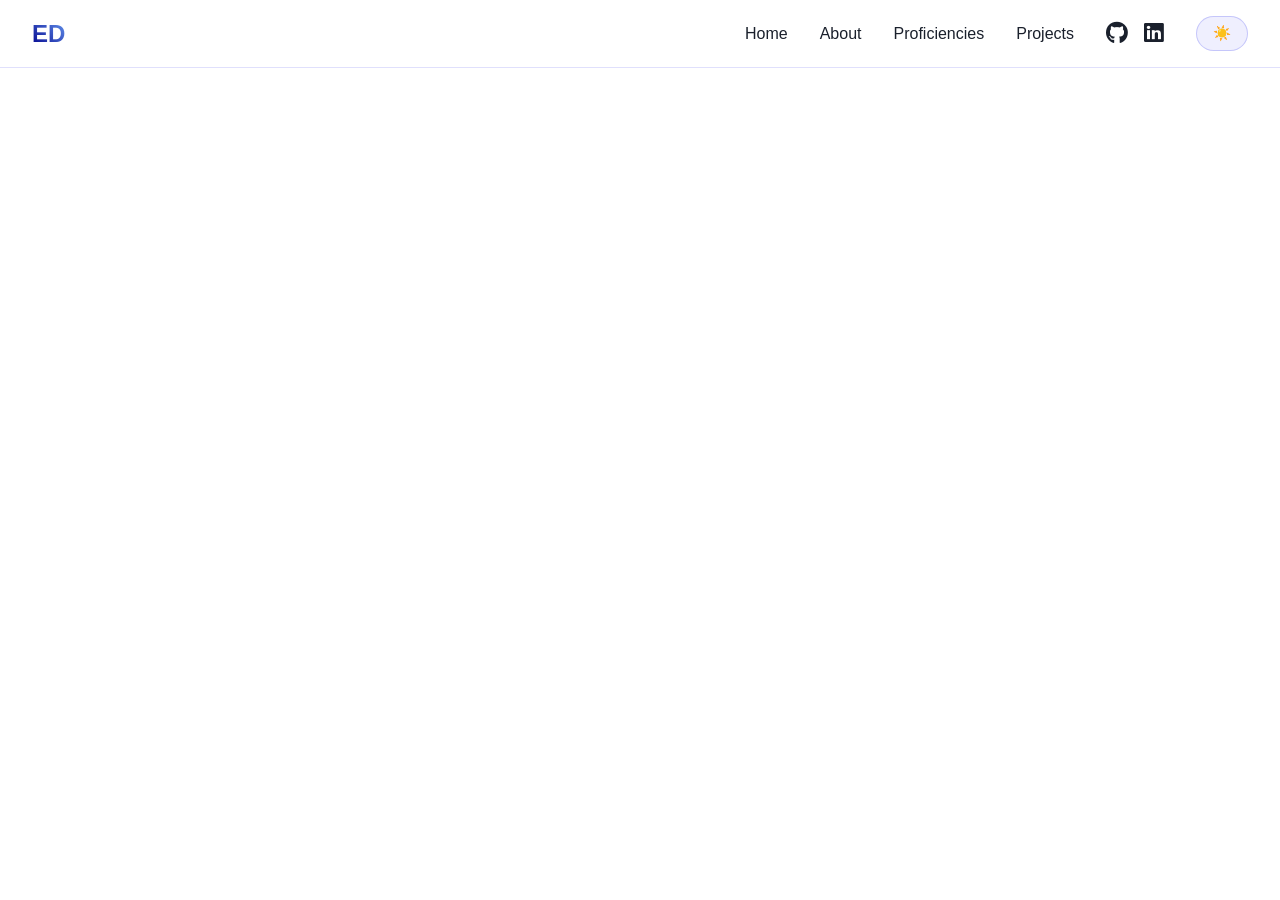
<file: project-detail.html>
<!DOCTYPE html>
<html lang="en">
<head>
    <meta charset="UTF-8">
    <meta name="viewport" content="width=device-width, initial-scale=1.0">
    <title>Project Details - Eric Dyck</title>
    <link rel="icon" type="image/png" href="Images/Eric Emoji.png">
    <link rel="stylesheet" href="Stylesheet.css">
    <link rel="stylesheet" href="https://cdnjs.cloudflare.com/ajax/libs/font-awesome/6.5.0/css/all.min.css">
</head>
<body>
<nav class="nav">
    <div class="nav-content">
        <div class="logo">ED</div>

        <div class="nav-right">
            <ul class="nav-links">
                <li><a href="index.html#home">Home</a></li>
                <li><a href="index.html#about">About</a></li>
                <li><a href="index.html#skills">Proficiencies</a></li>
                <li><a href="projects.html">Projects</a></li>
            </ul>

            <div class="contact-icons">
                <a href="https://github.com/eDyck77" target="_blank" class="icon github">
                    <i class="fab fa-github"></i>
                </a>
                <a href="https://linkedin.com/in/edyck" target="_blank" class="icon linkedin">
                    <i class="fab fa-linkedin"></i>
                </a>
            </div>

            <button class="theme-toggle" onclick="toggleTheme()">
                <span id="theme-icon">🌙</span>
            </button>
            <button class="mobile-menu-btn">
                ☰
            </button>
        </div>
    </div>
</nav>

<section class="section visible">
    <div class="container" id="detail-content">
    </div>
</section>

<script src="projects-data.js"></script>
<script>
    function initTheme() {
        const savedTheme = localStorage.getItem('theme');
        if (savedTheme) {
            document.body.classList.toggle('light-mode', savedTheme === 'light');
        } else {
            const prefersLight = window.matchMedia('(prefers-color-scheme: light)').matches;
            document.body.classList.toggle('light-mode', prefersLight);
        }
        updateIcon();
    }

    function toggleTheme() {
        document.body.classList.toggle('light-mode');
        localStorage.setItem('theme', document.body.classList.contains('light-mode') ? 'light' : 'dark');
        updateIcon();
    }

    function updateIcon() {
        const icon = document.getElementById('theme-icon');
        if(icon) {
            icon.textContent = document.body.classList.contains('light-mode') ? '☀️' : '🌙';
        }
    }

    // Call this on every page load
    initTheme();
    const params = new URLSearchParams(window.location.search);
    const project = allProjects.find(p => p.id === params.get('id'));

    // Helper to map tags to the same colorful icons used on homepage
    const iconMap = {
        "Xcode": "https://cdn.jsdelivr.net/gh/devicons/devicon/icons/xcode/xcode-original.svg",
        "Android Studio": "https://cdn.jsdelivr.net/gh/devicons/devicon/icons/androidstudio/androidstudio-original.svg",
        "IntelliJ": "https://cdn.jsdelivr.net/gh/devicons/devicon/icons/intellij/intellij-original.svg",
        "PhpStorm": "https://cdn.jsdelivr.net/gh/devicons/devicon/icons/phpstorm/phpstorm-original.svg",
        "C#": "https://cdn.jsdelivr.net/gh/devicons/devicon/icons/csharp/csharp-original.svg",
        "PHP": "https://cdn.jsdelivr.net/gh/devicons/devicon/icons/php/php-original.svg",
        "JavaScript": "https://cdn.jsdelivr.net/gh/devicons/devicon/icons/javascript/javascript-original.svg",
        "Swift": "https://cdn.jsdelivr.net/gh/devicons/devicon/icons/swift/swift-original.svg",
        "TypeScript": "https://cdn.jsdelivr.net/gh/devicons/devicon/icons/typescript/typescript-original.svg",
        "Angular": "https://cdn.jsdelivr.net/gh/devicons/devicon/icons/angularjs/angularjs-original.svg",
        "Kotlin": "https://cdn.jsdelivr.net/gh/devicons/devicon/icons/kotlin/kotlin-original.svg",
        "JavaFX": "https://cdn.jsdelivr.net/gh/devicons/devicon/icons/java/java-original.svg",
        "SCSS": "https://cdn.jsdelivr.net/gh/devicons/devicon/icons/sass/sass-original.svg",
        "Git": "https://cdn.jsdelivr.net/gh/devicons/devicon/icons/git/git-original.svg",
        "MySQL": "https://cdn.jsdelivr.net/gh/devicons/devicon/icons/mysql/mysql-original.svg",
        "CSS": "https://cdn.jsdelivr.net/gh/devicons/devicon/icons/css3/css3-original.svg", // Added CSS
        "File-IO": "https://cdn.jsdelivr.net/gh/devicons/devicon/icons/java/java-original-wordmark.svg", // Use Java Wordmark for IO
        "Animation": "https://www.svgrepo.com/show/443621/brand-framer-motion.svg",
        "Html": "https://cdn.jsdelivr.net/gh/devicons/devicon/icons/html5/html5-original.svg"
    };

    if (project) {
        document.getElementById('detail-content').innerHTML = `
        <div class="detail-header">
            <h1 class="section-title">${project.title}</h1>

            ${project.github ? `
                <a href="${project.github}" target="_blank" class="github-link-detail">
                    <i class="fab fa-github"></i> View Source Code
                </a>
            ` : ''}
        </div>

        <div class="detail-layout">
            <div class="carousel-container">
                <div class="carousel-slide">
                    ${project.images.map(img => `
                        <div class="slide-wrapper">
                            <img src="${img}" class="detail-img" alt="Project Screenshot">
                        </div>
                    `).join('')}
                </div>
                ${project.images.length > 1 ? `
                    <button class="prev" onclick="moveSlide(-1)">&#10094;</button>
                    <button class="next" onclick="moveSlide(1)">&#10095;</button>
                ` : ''}
            </div>

            <div class="detail-info">
                <p>${project.fullDesc}</p>

                <h3>Technologies Used</h3>
                <div class="skills-flex-container detail-icons">
                    ${project.tags.map(tag => `
                        <div class="icon-box">
                            <img src="${iconMap[tag] || ''}" alt="${tag}">
                            <span>${tag}</span>
                        </div>
                    `).filter(html => !html.includes('src=""')).join('')}
                </div>
            </div>
        </div>

        <div style="text-align: center; margin-top: 3rem;">
            <a href="projects.html" class="cta-button small">← Back to Projects</a>
        </div>
    `;
    }

    // Carousel Logic
    let slideIndex = 0;
    function moveSlide(n) {
        const slides = document.querySelectorAll(".detail-img");
        slideIndex = (slideIndex + n + slides.length) % slides.length;
        document.querySelector(".carousel-slide").style.transform = `translateX(-${slideIndex * 100}%)`;
    }
    const menuBtn = document.querySelector('.mobile-menu-btn');
    const navLinks = document.querySelector('.nav-links');

    menuBtn.addEventListener('click', () => {
        navLinks.classList.toggle('show');
    });
</script>
</body>
</html>
</file>
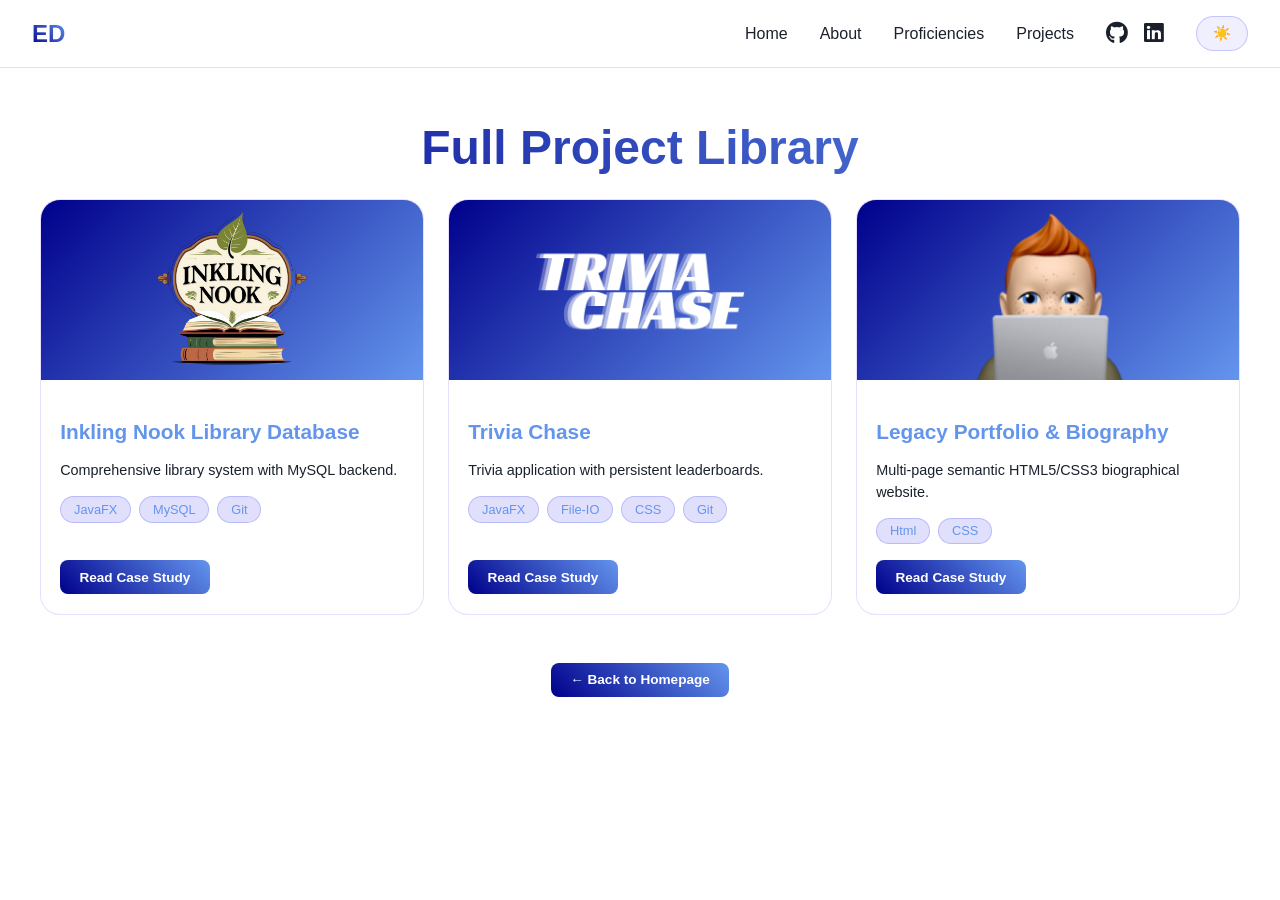
<file: projects.html>
<!DOCTYPE html>
<html lang="en">
<head>
  <meta charset="UTF-8">
  <meta name="viewport" content="width=device-width, initial-scale=1.0">
  <title>Projects - Eric Dyck</title>
  <link rel="icon" type="image/png" href="Images/Eric Emoji.png">
  <link rel="stylesheet" href="Stylesheet.css">
  <link rel="stylesheet" href="https://cdnjs.cloudflare.com/ajax/libs/font-awesome/6.5.0/css/all.min.css">
</head>
<body class="projects-page">
<nav class="nav">
  <div class="nav-content">
    <div class="logo">ED</div>

    <div class="nav-right">
      <ul class="nav-links">
        <li><a href="index.html#home">Home</a></li>
        <li><a href="index.html#about">About</a></li>
        <li><a href="index.html#skills">Proficiencies</a></li>
        <li><a href="projects.html">Projects</a></li>
      </ul>

      <div class="contact-icons">
        <a href="https://github.com/eDyck77" target="_blank" class="icon github">
          <i class="fab fa-github"></i>
        </a>
        <a href="https://linkedin.com/in/edyck" target="_blank" class="icon linkedin">
          <i class="fab fa-linkedin"></i>
        </a>
      </div>

      <button class="theme-toggle" onclick="toggleTheme()">
        <span id="theme-icon">🌙</span>
      </button>
      <button class="mobile-menu-btn">
        ☰
      </button>
    </div>
  </div>
</nav>
<section class="section visible">
  <div class="container">
    <h2 class="section-title">Full Project Library</h2>

    <div class="projects-grid" id="all-projects-grid">
    </div>

    <div style="text-align: center; margin-top: 3rem;">
      <a href="index.html" class="cta-button small">← Back to Homepage</a>
    </div>
  </div>
</section>

<script src="projects-data.js"></script>
<script>
  function initTheme() {
    const savedTheme = localStorage.getItem('theme');
    if (savedTheme) {
      document.body.classList.toggle('light-mode', savedTheme === 'light');
    } else {
      const prefersLight = window.matchMedia('(prefers-color-scheme: light)').matches;
      document.body.classList.toggle('light-mode', prefersLight);
    }
    updateIcon();
  }

  function toggleTheme() {
    document.body.classList.toggle('light-mode');
    localStorage.setItem('theme', document.body.classList.contains('light-mode') ? 'light' : 'dark');
    updateIcon();
  }

  function updateIcon() {
    const icon = document.getElementById('theme-icon');
    if(icon) {
      icon.textContent = document.body.classList.contains('light-mode') ? '☀️' : '🌙';
    }
  }

  // Call this on every page load
  initTheme();
  // Render every project in the data file
  const grid = document.getElementById('all-projects-grid');
  grid.innerHTML = allProjects.map(p => `
            <div class="project-card">
                <div class="project-image"><img src="${p.image}" alt="${p.title}"></div>
                <div class="project-content">
                    <h3>${p.title}</h3>
                    <p>${p.shortDesc}</p>
                    <div class="project-tags">
                        ${p.tags.map(tag => `<span class="tag">${tag}</span>`).join('')}
                    </div>
                    <a href="project-detail.html?id=${p.id}" class="cta-button small">Read Case Study</a>
                </div>
            </div>
        `).join('');

  const menuBtn = document.querySelector('.mobile-menu-btn');
  const navLinks = document.querySelector('.nav-links');

  menuBtn.addEventListener('click', () => {
      navLinks.classList.toggle('show');
  });
</script>
</body>
</html>
</file>
<file: Stylesheet.css>
body {
    box-sizing: border-box;
    margin: 0;
    padding: 0;
    font-family: 'Inter', -apple-system, BlinkMacSystemFont, sans-serif;
    background: linear-gradient(135deg, #0a0a0a 0%, #1a1a2e 50%, #16213e 100%);
    color: #ffffff;
    overflow-x: hidden;
    transition: all 0.3s ease;
}
:root {
    --text-color: #ffffff;
}
#hero-canvas {
    position: absolute;
    top: 0;
    left: 0;
    width: 100%;
    height: 100%;
    z-index: 1; /* Sits behind the hero-content */
    pointer-events: none; /* Allows you to still click buttons */
}

.hero-content {
    position: relative;
    z-index: 2; /* Sits above the pixels */
}

body.light-mode {
    --text-color: #1a202c;
}

/* Light mode styles */
body.light-mode {
    background: white;
    color: #1a202c;
}

.container {
    max-width: 1200px;
    margin: 0 auto;
    padding: 0 20px;
}

/* Navigation */
.nav {
    position: fixed;
    top: 0;
    left: 0;
    right: 0;
    z-index: 1000;
    background: rgba(10, 10, 10, 0.9);
    backdrop-filter: blur(20px);
    border-bottom: 1px solid rgba(0, 255, 255, 0.2);
    transition: all 0.3s ease;
}

body.light-mode .nav {
    background: white;
    border-bottom: 1px solid rgba(99, 102, 241, 0.2);
}

.nav-content {
    display: flex;
    justify-content: space-between;
    align-items: center;
    padding: 1rem 2rem;
}

.logo {
    font-size: 1.5rem;
    font-weight: 700;
    background: linear-gradient(45deg, #00ffff, #ff00ff);
    -webkit-background-clip: text;
    -webkit-text-fill-color: transparent;
    background-clip: text;
}

body.light-mode .logo {
    background: linear-gradient(45deg, darkblue, cornflowerblue);
    -webkit-background-clip: text;
    -webkit-text-fill-color: transparent;
    background-clip: text;
}

.nav-right {
    display: flex;
    align-items: center;
    gap: 2rem;
}

.nav-links {
    display: flex;
    gap: 2rem;
    list-style: none;
    margin: 0;
    padding: 0;
}

.nav-links a {
    color: #ffffff;
    text-decoration: none;
    font-weight: 500;
    position: relative;
    transition: all 0.3s ease;
}

body.light-mode .nav-links a {
    color: #1a202c;
}

.nav-links a:hover {
    color: #00ffff;
}

body.light-mode .nav-links a:hover {
    color: #6366f1;
}

.nav-links a::after {
    content: '';
    position: absolute;
    bottom: -5px;
    left: 0;
    width: 0;
    height: 2px;
    background: linear-gradient(45deg, #00ffff, #ff00ff);
    transition: width 0.3s ease;
}

body.light-mode .nav-links a::after {
    background: linear-gradient(45deg, #6366f1, #8b5cf6);
}

.nav-links a:hover::after {
    width: 100%;
}

.theme-toggle {
    background: rgba(255, 255, 255, 0.1);
    border: 1px solid rgba(0, 255, 255, 0.3);
    border-radius: 25px;
    padding: 0.5rem 1rem;
    color: #ffffff;
    cursor: pointer;
    transition: all 0.3s ease;
    font-size: 0.9rem;
    display: flex;
    align-items: center;
    gap: 0.5rem;
}

body.light-mode .theme-toggle {
    background: rgba(99, 102, 241, 0.1);
    border: 1px solid rgba(99, 102, 241, 0.3);
    color: #1a202c;
}

.theme-toggle:hover {
    background: rgba(0, 255, 255, 0.2);
    border-color: #00ffff;
}

body.light-mode .theme-toggle:hover {
    background: rgba(99, 102, 241, 0.2);
    border-color: #6366f1;
}

/* Hero Section */
.hero {
    height: 100vh;
    display: flex;
    align-items: center;
    justify-content: center;
    position: relative;
    overflow: hidden;
}

.hero-content {
    text-align: center;
    z-index: 2;
    animation: fadeInUp 1s ease-out;
}

.hero h1 {
    font-size: 4rem;
    font-weight: 800;
    margin-bottom: 1rem;
    background: linear-gradient(45deg, #00ffff, #ff00ff, #ffff00);
    -webkit-background-clip: text;
    -webkit-text-fill-color: transparent;
    background-clip: text;
    animation: glow 2s ease-in-out infinite alternate;
}


.hero p {
    font-size: 1.5rem;
    margin-bottom: 2rem;
    opacity: 0.9;
}

.cta-button {
    display: inline-block;
    padding: 1rem 2rem;
    background: linear-gradient(45deg, #00ffff, #ff00ff);
    color: #000;
    text-decoration: none;
    border-radius: 50px;
    font-weight: 600;
    transition: all 0.3s ease;
    position: relative;
    overflow: hidden;
}

body.light-mode .cta-button {
    background: linear-gradient(45deg, darkblue, cornflowerblue);
    color: #ffffff;
}

.cta-button:hover {
    transform: translateY(-3px);
    box-shadow: 0 10px 30px rgba(0, 255, 255, 0.3);
}

body.light-mode .cta-button:hover {
    box-shadow: 0 10px 30px rgba(99, 102, 241, 0.3);
}

.cta-button::before {
    content: '';
    position: absolute;
    top: 0;
    left: -100%;
    width: 100%;
    height: 100%;
    background: linear-gradient(90deg, transparent, rgba(255, 255, 255, 0.2), transparent);
    transition: left 0.5s;
}

.cta-button:hover::before {
    left: 100%;
}

/* Sections */
.section {
    padding: 5rem 0;
    opacity: 0;
    transform: translateY(50px);
    transition: all 0.8s ease;
}

.section.visible {
    opacity: 1;
    transform: translateY(0);
}

.section-title {
    font-size: 3rem;
    font-weight: 700;
    text-align: center;
    margin-bottom: 3rem;
    background: linear-gradient(45deg, #00ffff, #ff00ff);
    -webkit-background-clip: text;
    -webkit-text-fill-color: transparent;
    background-clip: text;
}

body.light-mode .section-title {
    background: linear-gradient(45deg, darkblue, cornflowerblue);
    -webkit-background-clip: text;
    -webkit-text-fill-color: transparent;
    background-clip: text;
}

/* About Section */
.about-content {
    display: grid;
    grid-template-columns: 1fr 2fr;
    gap: 4rem;
    align-items: center;
    margin-top: 2rem;
}
/* Tablet and Mobile Adjustment */
@media (max-width: 1024px) {
    .about-content {
        grid-template-columns: 1fr; /* Stacks the card on top of text */
        gap: 2rem;
        text-align: center; /* Centers text for a cleaner look when stacked */
    }
}

.about-image {
    position: relative;
}

.profile-card {
    background: rgba(255, 255, 255, 0.05);
    border: 1px solid rgba(0, 255, 255, 0.2);
    border-radius: 20px;
    padding: 2rem;
    backdrop-filter: blur(10px);
    text-align: center;
    transition: all 0.3s ease;
}

body.light-mode .profile-card {
    background: rgba(255, 255, 255, 0.8);
    border: 1px solid rgba(99, 102, 241, 0.2);
}

.profile-card:hover {
    transform: translateY(-10px);
    border-color: #00ffff;
    box-shadow: 0 20px 40px rgba(0, 255, 255, 0.1);
}

body.light-mode .profile-card:hover {
    border-color: #6366f1;
    box-shadow: 0 20px 40px rgba(99, 102, 241, 0.1);
}

.profile-avatar {
    width: 150px;
    height: 150px;
    border-radius: 50%;
    background: linear-gradient(135deg, #00ffff, #ff00ff);
    display: flex;
    align-items: center;
    justify-content: center;
    font-size: 4rem;
    margin: 0 auto 1rem;
    position: relative;
    overflow: hidden;
}

body.light-mode .profile-avatar {
    background: linear-gradient(135deg, darkblue, cornflowerblue);
}

.profile-avatar::before {
    content: '';
    position: absolute;
    top: 0;
    left: 0;
    right: 0;
    bottom: 0;
    background: linear-gradient(45deg, transparent, rgba(255, 255, 255, 0.2), transparent);
    transform: translateX(-100%);
    transition: transform 0.6s;
}

.profile-card:hover .profile-avatar::before {
    transform: translateX(100%);
}

.about-text {
    font-size: 1.1rem;
    line-height: 1.8;
    color: rgba(255, 255, 255, 0.9);
}

body.light-mode .about-text {
    color: rgba(26, 32, 44, 0.9);
}

.about-text p {
    margin-bottom: 1.5rem;
}

.stats-grid {
    display: grid;
    grid-template-columns: repeat(3, 1fr);
    gap: 1rem;
    margin-top: 2rem;
}

.stat-item {
    text-align: center;
    padding: 1rem;
    background: rgba(255, 255, 255, 0.05);
    border-radius: 10px;
    border: 1px solid rgba(0, 255, 255, 0.1);
    transition: all 0.3s ease;
}

body.light-mode .stat-item {
    background: rgba(255, 255, 255, 0.6);
    border: 1px solid rgba(99, 102, 241, 0.1);
}

.stat-item:hover {
    border-color: #ff00ff;
    transform: scale(1.05);
}

body.light-mode .stat-item:hover {
    border-color: cornflowerblue;
}

.stat-number {
    font-size: 2rem;
    font-weight: 700;
    color: #00ffff;
    display: block;
}

body.light-mode .stat-number {
    color: cornflowerblue;
}

.stat-label {
    font-size: 0.9rem;
    color: rgba(255, 255, 255, 0.7);
    margin-top: 0.5rem;
}

body.light-mode .stat-label {
    color: rgba(26, 32, 44, 0.7);
}

/* Skills Grid */
.skills-grid {
    display: grid;
    grid-template-columns: repeat(4, 1fr);
    gap: 1.5rem;
    margin-top: 2rem;
}

.skill-card {
    background: rgba(255, 255, 255, 0.05);
    border: 1px solid rgba(0, 255, 255, 0.2);
    border-radius: 20px;
    padding: 1.5rem;
    backdrop-filter: blur(10px);
    transition: all 0.3s ease;
    position: relative;
    overflow: hidden;
    text-align: center;
}

body.light-mode .skill-card {
    background: rgba(255, 255, 255, 0.8);
    border: 1px solid rgba(99, 102, 241, 0.2);
}

.skill-card:hover {
    transform: translateY(-10px);
    border-color: #00ffff;
    box-shadow: 0 20px 40px rgba(0, 255, 255, 0.1);
}

body.light-mode .skill-card:hover {
    border-color: darkblue;
    box-shadow: 0 20px 40px rgba(99, 102, 241, 0.1);
}

.skill-card::before {
    content: '';
    position: absolute;
    top: 0;
    left: 0;
    right: 0;
    height: 2px;
    background: linear-gradient(90deg, #00ffff, #ff00ff);
    transform: scaleX(0);
    transition: transform 0.3s ease;
}

body.light-mode .skill-card::before {
    background: linear-gradient(90deg, darkblue, cornflowerblue);
}

.skill-card:hover::before {
    transform: scaleX(1);
}

.skill-icon {
    font-size: 3rem;
    margin-bottom: 1rem;
    display: block;
}

.skill-card h3 {
    font-size: 1.5rem;
    margin-bottom: 1rem;
    color: #00ffff;
}

body.light-mode .skill-card h3 {
    color: cornflowerblue;
}

/* Projects Grid */
.projects-grid {
    display: grid;
    grid-template-columns: repeat(3, 1fr);
    gap: 1.5rem;
    margin-bottom: 1rem;
}

.project-card {
    background: rgba(255, 255, 255, 0.05);
    border: 1px solid cornflowerblue;
    border-radius: 20px;
    overflow: hidden;
    transition: all 0.3s ease;
    display: flex;
    flex-direction: column;
}

.project-image {
    width: 100%;
    height: 180px;
    display: flex;
    align-items: center;
    justify-content: center;
    background: linear-gradient(135deg, darkblue, cornflowerblue);
    overflow: hidden;
}

.project-image img {
    width: 100%; height: 100%; object-fit: contain; padding: 10px;
}

.project-content {
    padding: 1.2rem;
    flex-grow: 1;
    display: flex;
    flex-direction: column;
    align-items: flex-start; /* FIX: Prevents button from stretching */
}
.project-content h3 { font-size: 1.3rem; margin-bottom: 0.1rem; }

.project-content p {
    font-size: 0.9rem;
    line-height: 1.5;
    display: -webkit-box;
    -webkit-line-clamp: 3; /* Keeps text height consistent */
    -webkit-box-orient: vertical;
    overflow: hidden;
}


body.light-mode .project-card {
    border: 1px solid rgba(139, 92, 246, 0.2);
}

.project-card:hover {
    transform: scale(1.05);
    border-color: cornflowerblue;
    box-shadow: 0 20px 40px darkblue;
}

body.light-mode .project-card:hover {
    border-color: darkblue;
    box-shadow: 0 20px 40px rgba(139, 92, 246, 0.2);
}

body.light-mode .project-image {
    background: linear-gradient(135deg, darkblue, cornflowerblue);
}

body.light-mode .project-content h3 {
    color: cornflowerblue;
}

.project-tags {
    display: flex;
    gap: 0.5rem;
    margin-bottom: 1rem;
    flex-wrap: wrap;
}

.tag {
    background: rgba(0, 255, 255, 0.2);
    color: #00ffff;
    padding: 0.3rem 0.8rem;
    border-radius: 20px;
    font-size: 0.8rem;
    border: 1px solid rgba(0, 255, 255, 0.3);
}

body.light-mode .tag {
    background: rgba(99, 102, 241, 0.2);
    color: cornflowerblue;
    border: 1px solid rgba(99, 102, 241, 0.3);
}

/* Project Preview */
.project-preview {
    margin-top: 40px;
    padding: 25px;
    border-radius: 20px;
    background: rgba(255, 255, 255, 0.05);
    backdrop-filter: blur(10px);
    text-align: center;
    transition: opacity 0.6s ease, transform 0.6s ease;
    opacity: 0;
    transform: translateY(20px);
}

.project-preview img {
    width: 100%;
    height: auto;
    display: block;
    border-radius: 15px;
    box-shadow: 0 0 25px rgba(0, 255, 255, 0.2);
}

.project-preview.visible {
    opacity: 1;
    transform: translateY(0px);
}
/* --- 2. TABLET FIX (1024px) --- */
@media (max-width: 1024px) {
    .projects-grid {
        grid-template-columns: repeat(2, 1fr); /* 2 across on tablets */
    }
    .project-image {
        height: 200px; /* Slightly taller for tablet view */
    }
}

/* Mobile Styling */
@media (max-width: 768px) {

    /* Projects Grid */
    /* 1. Force 3 columns on desktop to keep cards slim */
    .projects-grid {
        display: grid;
        grid-template-columns: repeat(3, 1fr);
        gap: 1.5rem;
        margin-bottom: 1.5rem; /* Reduced margin to pull 'View All' up */
    }

    /* 2. Compact Card Styling */
    .project-card {
        background: rgba(255, 255, 255, 0.05) !important;
        border: 1px solid rgba(0, 255, 255, 0.3);
    }

    /* 5. Responsive Breakpoints */
    @media (max-width: 768px) {
        .projects-grid {
            grid-template-columns: 1fr; /* 1 across on mobile */
        }
        .project-image {
            height: 300px; /* Slightly taller on mobile for impact */
        }
        .project-image img {
            width: 95%; /* Shrinks it slightly so it looks floating and professional */
            height: 95%;
            padding: 5px;
        }
    }

    .project-tags {
        justify-content: flex-start; /* align tags to left */
    }

    /* Project Preview */
    .project-preview {
        margin-top: 30px;
        padding: 15px;
        border-radius: 15px;
        text-align: center;
    }

    .project-preview img {
        width: 100%;
        height: auto;
        border-radius: 15px;
        box-shadow: none; /* optional for mobile clarity */
    }
}
/* Contact Icons Section */
.contact-icons {
    display: flex;
    align-items: center;
    gap: 1rem;
}

.contact-icons span {
    margin-top: 12px;
    font-size: 20px;
    color: var(--text-color);
    font-weight: 600;
}

.icon {
    font-size: 1.4rem;
    color: white;
    text-decoration: none;
}


/* Hover Boost */
.icon:hover {
    transform: none !important;
    color: cyan;
}

/* Mobile Styling */
@media (max-width: 768px) {
    .contact-icons {
       display: flex;
        flex-direction: row;
        gap: 0.8rem;
        align-items: center;
    }

    .contact-icons img {
        width: 90px;
        height: 90px;
    }

    .contact-icons span {
        font-size: 18px;
    }
}

/* Animations */
@keyframes fadeInUp {
    from {
        opacity: 0;
        transform: translateY(30px);
    }
    to {
        opacity: 1;
        transform: translateY(0);
    }
}

@keyframes glow {
    from {
        text-shadow: 0 0 20px rgba(0, 255, 255, 0.4);
    }
    to {
        text-shadow: 0 0 30px rgba(255, 0, 255, 0.6);
    }
}

body.light-mode .hero h1 {
    background: linear-gradient(45deg, #008b8b, #c026d3, #d97706);
    background-size: 200% auto;
    -webkit-background-clip: text;
    -webkit-text-fill-color: transparent;
    background-clip: text;
    animation: glowLight 2s ease-in-out infinite alternate;
}
@keyframes gradientMove {
    0% { background-position: 0% center; }
    100% { background-position: 200% center; }
}
@keyframes glowLight {
    from {
        /* A mix of a subtle outline and a soft glow */
        text-shadow: 0 0 2px rgba(0, 0, 0, 0.1),
        0 0 10px rgba(0, 122, 122, 0.2);
    }
    to {
        /* Increased spread and opacity for the 'bright' phase */
        text-shadow: 0 0 3px rgba(0, 0, 0, 0.15),
        0 0 25px rgba(162, 28, 175, 0.5),
        0 0 10px rgba(162, 28, 175, 0.3);
    }
}

@keyframes float {
    0%, 100% {
        transform: translateY(0px) rotate(0deg);
        opacity: 1;
    }
    50% {
        transform: translateY(-20px) rotate(180deg);
        opacity: 0.5;
    }
}
@media (max-width: 1024px) {
    .skills-grid {
        grid-template-columns: repeat(2, 1fr);
    }
}
/* Responsive */
@media (max-width: 768px) {
    .hero h1 {
        font-size: 2.5rem;
    }

    .hero p {
        font-size: 1.2rem;
    }

    .skills-grid,
    .projects-grid {
        grid-template-columns: 1fr;
    }

    .about-content {
        grid-template-columns: 1fr;
        gap: 2rem;
    }

    .stats-grid {
        grid-template-columns: 1fr;
    }

    .nav-right {
        gap: 1rem;
    }
}
/* Mobile Menu Button */
.mobile-menu-btn {
    display: none;
    background: rgba(255, 255, 255, 0.15);
    border: 1px solid rgba(0, 255, 255, 0.3);
    padding: 10px 14px;
    border-radius: 10px;
    font-size: 1.5rem;
    cursor: pointer;
    color: white;
}

/* Light Mode */
body.light-mode .mobile-menu-btn {
    background: rgba(99, 102, 241, 0.15);
    border: 1px solid rgba(99, 102, 241, 0.3);
    color: #1a202c;
}
body.light-mode .icon {
    color: #1a202c;
}
body.light-mode .icon:hover {
    color: #6366f1;
}

/* Mobile Dropdown */
@media (max-width: 768px) {
    .nav-links {
        display: none;
        flex-direction: column;
        position: absolute;
        top: 70px;
        right: 20px;
        background: rgba(10, 10, 10, 0.95);
        border: 1px solid rgba(0, 255, 255, 0.3);
        padding: 15px 20px;
        border-radius: 12px;
        gap: 1rem;
        animation: fadeIn 0.3s ease;
    }

    body.light-mode .nav-links {
        background: rgba(248, 250, 252, 0.95);
        border: 1px solid rgba(99, 102, 241, 0.3);
    }

    .mobile-menu-btn {
        display: block;
    }

    .nav-links.show {
        display: flex;
    }
}

@keyframes fadeIn {
    from { opacity: 0; transform: translateY(-10px); }
    to { opacity: 1; transform: translateY(0); }
}

.skills-subtitle {
    text-align: center;
    margin: 3rem 0 1.5rem;
    font-size: 1.4rem;
    color: var(#00ffff);
    text-transform: uppercase;
    letter-spacing: 1px;
}

.skills-flex-container {
    display: flex;
    flex-wrap: wrap;
    justify-content: center;
    gap: 2rem;
    margin-bottom: 2rem;
}

.icon-box {
    display: flex;
    flex-direction: column;
    align-items: center;
    width: calc(16.66% - 2rem); /* 6 across on desktop */
    min-width: 100px;
}

.icon-box img {
    width: 60px;
    height: 60px;
    margin-bottom: 0.8rem;
    filter: drop-shadow(0 0 5px rgba(255, 255, 255, 0.1));
}

.icon-box span {
    font-size: 0.85rem;
    font-weight: 600;
    color: var(--text-color);
    text-align: center;
}

/* TABLET & MOBILE FIX (Lined up evenly 3 per row) */
@media (max-width: 768px) {
    .icon-box {
        width: calc(33.33% - 2rem); /* Exactly 3 per row */
    }

    .icon-box img {
        width: 50px;
        height: 50px;
    }
}

@media (max-width: 480px) {
    .skills-flex-container {
        gap: 1rem;
    }
    .icon-box {
        width: calc(33.33% - 1rem); /* Maintain 3 across even on small screens */
    }
}
/* --- BUTTON SPACING FIX --- */
.cta-button.small {
    padding: 0.6rem 1.2rem;
    font-size: 0.85rem;
    margin-top: auto; /* Pushes button to the bottom of the card */
    border-radius: 8px;
}

.center-btn-container {
    width: 100%;
    text-align: center;
    margin-top: -5rem;
}
/* Specific Spacing for Projects and Detail Pages */
.projects-page .section,
.detail-page .section {
    padding-top: 120px; /* Reduced from 120px to pull content up */
}

/* Tighten space specifically for the main titles on these pages */
.projects-page .section-title,
.detail-page .section-title {
    margin-top: 0;
    margin-bottom: 1.5rem; /* Reduced from 3rem to pull the grid/image up */
}

/* Ensure the detail header container doesn't add extra bulk */
.detail-header {
    margin-bottom: 1rem;
}

/* Tablet/Mobile adjustment to keep it tight across devices */
@media (max-width: 768px) {

    .center-btn-container {
        width: 100%;
        text-align: center;
        margin-top: -5rem;
    }
}
/* --- Desktop Carousel Refinement --- */
/* --- 1. Fix Stacking & Overflow --- */
.carousel-slide {
    display: flex;
    transition: transform 0.6s cubic-bezier(0.23, 1, 0.32, 1);
    width: 100%;
    /* This is critical: it prevents the images from being seen outside their slide */
}

/* --- 2. Fix Image Sizing --- */
.slide-wrapper {
    min-width: 100%;
    flex-shrink: 0; /* Prevents slides from squishing */
    height: 650px;
    display: flex;
    justify-content: center;
    align-items: center;
    background: transparent;
    padding: 20px; /* Consistent padding on all sides */
    box-sizing: border-box;
}

.detail-img {
    /* These three lines force the image to stay inside the wrapper */
    max-width: 1000px;
    max-height: 100%;
    object-fit: contain;

    display: block;
    border-radius: 8px; /* Optional: rounds the corners of your screenshot */
    box-shadow: 0 10px 30px rgba(0,0,0,0.3); /* Makes the screenshot "pop" */
}

/* --- 3. Fix Button Conflict --- */
.carousel-container {
    position: relative; /* CRITICAL: This keeps buttons inside the blue box */
    width: 100%;
    max-width: 1200px;
    margin: 0 auto 2.5rem;
    overflow: hidden;
    border-radius: 12px;
    background: linear-gradient(135deg, darkblue, cornflowerblue) !important;
}

.carousel-container button {
    position: absolute;
    top: 50%; /* Moves button to the middle of the height */
    transform: translateY(-50%); /* Perfectly offsets height for true center */
    z-index: 15; /* Ensures they stay above the image */

    /* Styling */
    background: rgba(0, 0, 0, 0.6);
    backdrop-filter: blur(5px);
    color: white;
    border: 1px solid rgba(0, 255, 255, 0.3);
    width: 50px;
    height: 50px;
    border-radius: 50%;
    cursor: pointer;
    display: flex;
    align-items: center;
    justify-content: center;
    transition: all 0.3s ease;
}

.carousel-container button:hover {
    background: #00ffff;
    color: #000;
    border-color: #00ffff;
    box-shadow: 0 0 15px rgba(0, 255, 255, 0.5);
}

/* Positioning */
.prev {
    left: 20px !important;
}

.next {
    right: 20px !important;
}
/* --- 4. Responsive Resizing --- */
@media (max-width: 1024px) {
    .slide-wrapper { height: 450px; }
}

@media (max-width: 768px) {
    .slide-wrapper { height: 350px; padding: 10px; }
}

/* GitHub Link in Detail Header */
.github-link-detail {
    display: inline-flex;
    align-items: center;
    gap: 10px;
    margin-bottom: 1.5rem;
    color: cyan;
    text-decoration: none;
    font-weight: 600;
    transition: 0.3s;
}
.github-link-detail:hover { transform: scale(1.05); text-shadow: 0 0 10px darkcyan; }

body.light-mode .github-link-detail {
    color: darkblue;
}
/* Detail Icons Alignment */
.detail-icons {
    justify-content: flex-start !important;
    gap: 1.5rem;
    margin-top: 1rem;
}
.detail-icons .icon-box {
    align-items: center;
    margin: 0;
}
/* --- Desktop & General --- */
.project-image,
.detail-img-container,
.carousel-container {
    width: 100%;
    /* This ensures it looks the same on the Home page and Detail page */
    background: linear-gradient(135deg, darkblue, cornflowerblue) !important;
    overflow: hidden;
    display: flex;
    align-items: center;
    justify-content: center;
    transition: none; /* Prevents the color from flashing when toggling themes */
}

.detail-info h3 {
    margin-top: 1.5rem;
    color: cyan;
    font-size: 1.4rem;
}
body.light-mode .detail-info h3 {
    color: darkblue;
}

.detail-info p {
    margin-bottom: 1rem;
    line-height: 1.6;
}

.detail-info ul {
    margin-bottom: 1.5rem;
    padding-left: 1.2rem;
}

.detail-info li {
    margin-bottom: 0.5rem;
    line-height: 1.5;
}

/* Ensure images stay within their slide on mobile */
@media (max-width: 768px) {
    .slide-wrapper {
        height: auto; /* Allow height to adjust based on image ratio */
        min-height: 250px;
        max-height: 400px;
        padding: 5px;
        overflow: hidden; /* Prevent bleed into next slide */
    }

    .detail-img {
        max-width: 100%; /* Strict constraint */
        width: auto;
        height: auto;
        max-height: 350px;
        object-fit: contain;
    }
}
@media (max-width: 768px) {
    .detail-icons {
        flex-wrap: nowrap; /* Force one line */
        overflow-x: auto; /* Allow scrolling if they still don't fit */
        gap: 0.5rem;
        justify-content: space-around !important;
        padding-bottom: 10px;
    }

    .detail-icons .icon-box {
        width: auto; /* Let them size naturally */
        min-width: 60px;
    }

    .detail-icons .icon-box img {
        width: 35px; /* Smaller icons for mobile */
        height: 35px;
    }

    .detail-icons .icon-box span {
        font-size: 0.7rem;
    }
}
/* Dark Mode Link Hover Fixes */
.contact-icon:hover span,
.github-link-detail:hover {
    color: #00ffff !important; /* Cyan glow in dark mode */
}

/* Ensure hamburger works - often a z-index or background issue on detail pages */
.projects-page .nav,
.detail-page .nav {
    z-index: 9999; /* Ensure it stays above carousel buttons */
}

/* Fix Technical Proficiencies Title cutting off */
@media (max-width: 480px) {
    .section-title {
        font-size: 2rem; /* Shrink font size on small screens */
        padding: 0 10px;
        word-wrap: break-word;
    }

    .skills-subtitle {
        font-size: 1.1rem;
    }
}

/* --- Global Carousel Image Fix --- */
.slide-wrapper {
    min-width: 100%;
    width: 100%; /* Force width to match container */
    flex-shrink: 0;
    height: 600px; /* Base height for desktop */
    display: flex;
    justify-content: center;
    align-items: center;
    padding: 40px; /* Space between image and blue edges */
    box-sizing: border-box;
    overflow: hidden; /* Hard stop for any overflow */
}

.detail-img {
    max-width: 100%; /* Never wider than the wrapper */
    max-height: 100%; /* Never taller than the wrapper */
    width: auto;      /* Maintain aspect ratio */
    height: auto;     /* Maintain aspect ratio */
    object-fit: contain; /* Professional fit within the box */
    border-radius: 8px;
    box-shadow: 0 10px 30px rgba(0,0,0,0.4);
}

/* Tablet */
@media (max-width: 1024px) {
    .slide-wrapper {
        height: 450px;
        padding: 20px;
    }
}

/* Mobile */
@media (max-width: 768px) {
    .slide-wrapper {
        height: 300px;
        padding: 10px;
    }

    /* Force the technical proficiencies title to fit */
    .section-title {
        font-size: 1.8rem !important;
        line-height: 1.2;
        padding: 0 15px;
    }
}

/* Hamburger fix: Ensure it stays clickable over the carousel */
.nav {
    z-index: 9999 !important;
}

/* Dark Mode Hover for GitHub/LinkedIn */
.github-link-detail:hover,
.contact-icon:hover span {
    color: #00ffff !important;
    text-shadow: 0 0 10px rgba(0, 255, 255, 0.5);
}

/* One-line icons for technologies on mobile */
@media (max-width: 768px) {
    .detail-icons {
        flex-wrap: nowrap !important;
        justify-content: flex-start !important;
        overflow-x: auto; /* Adds a swipe if you have many icons */
        gap: 1rem;
    }
    .detail-icons .icon-box {
        flex: 0 0 auto; /* Prevents icons from squishing */
        width: 70px;
    }
}
</file>
